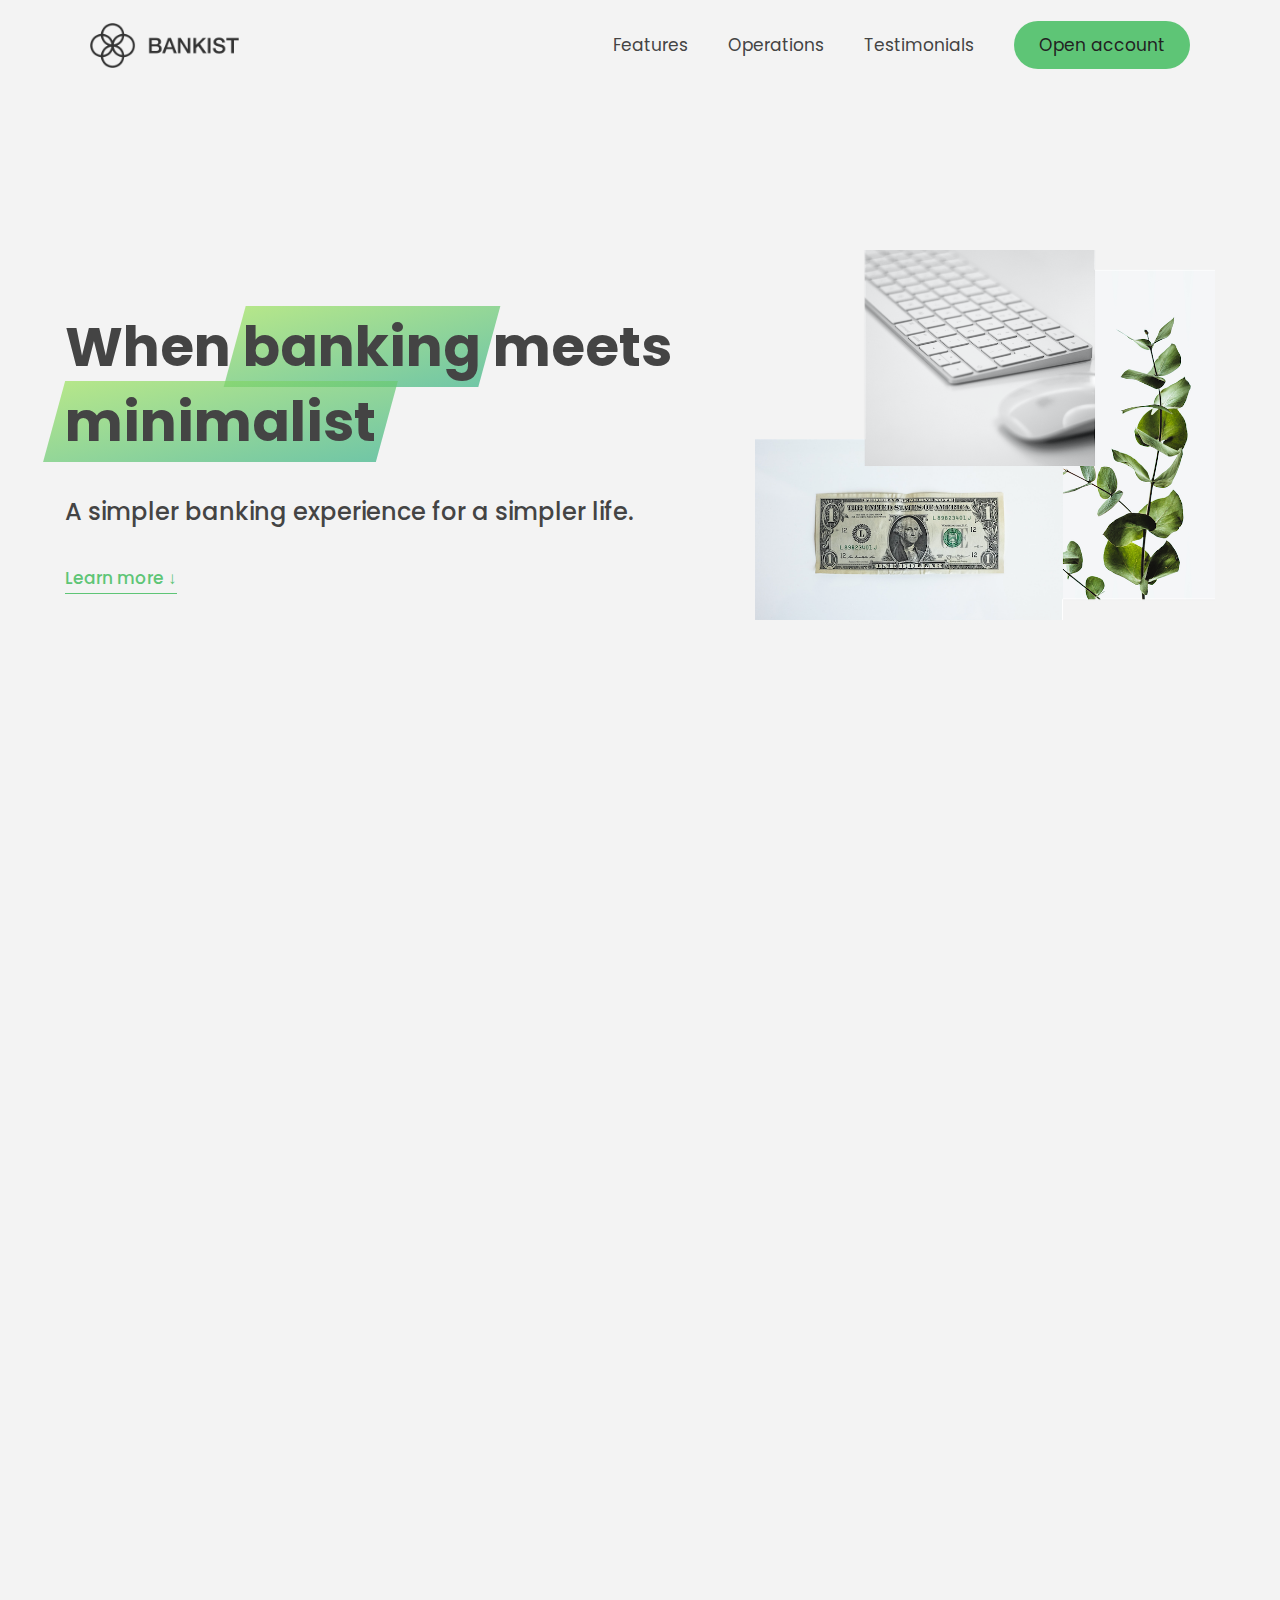
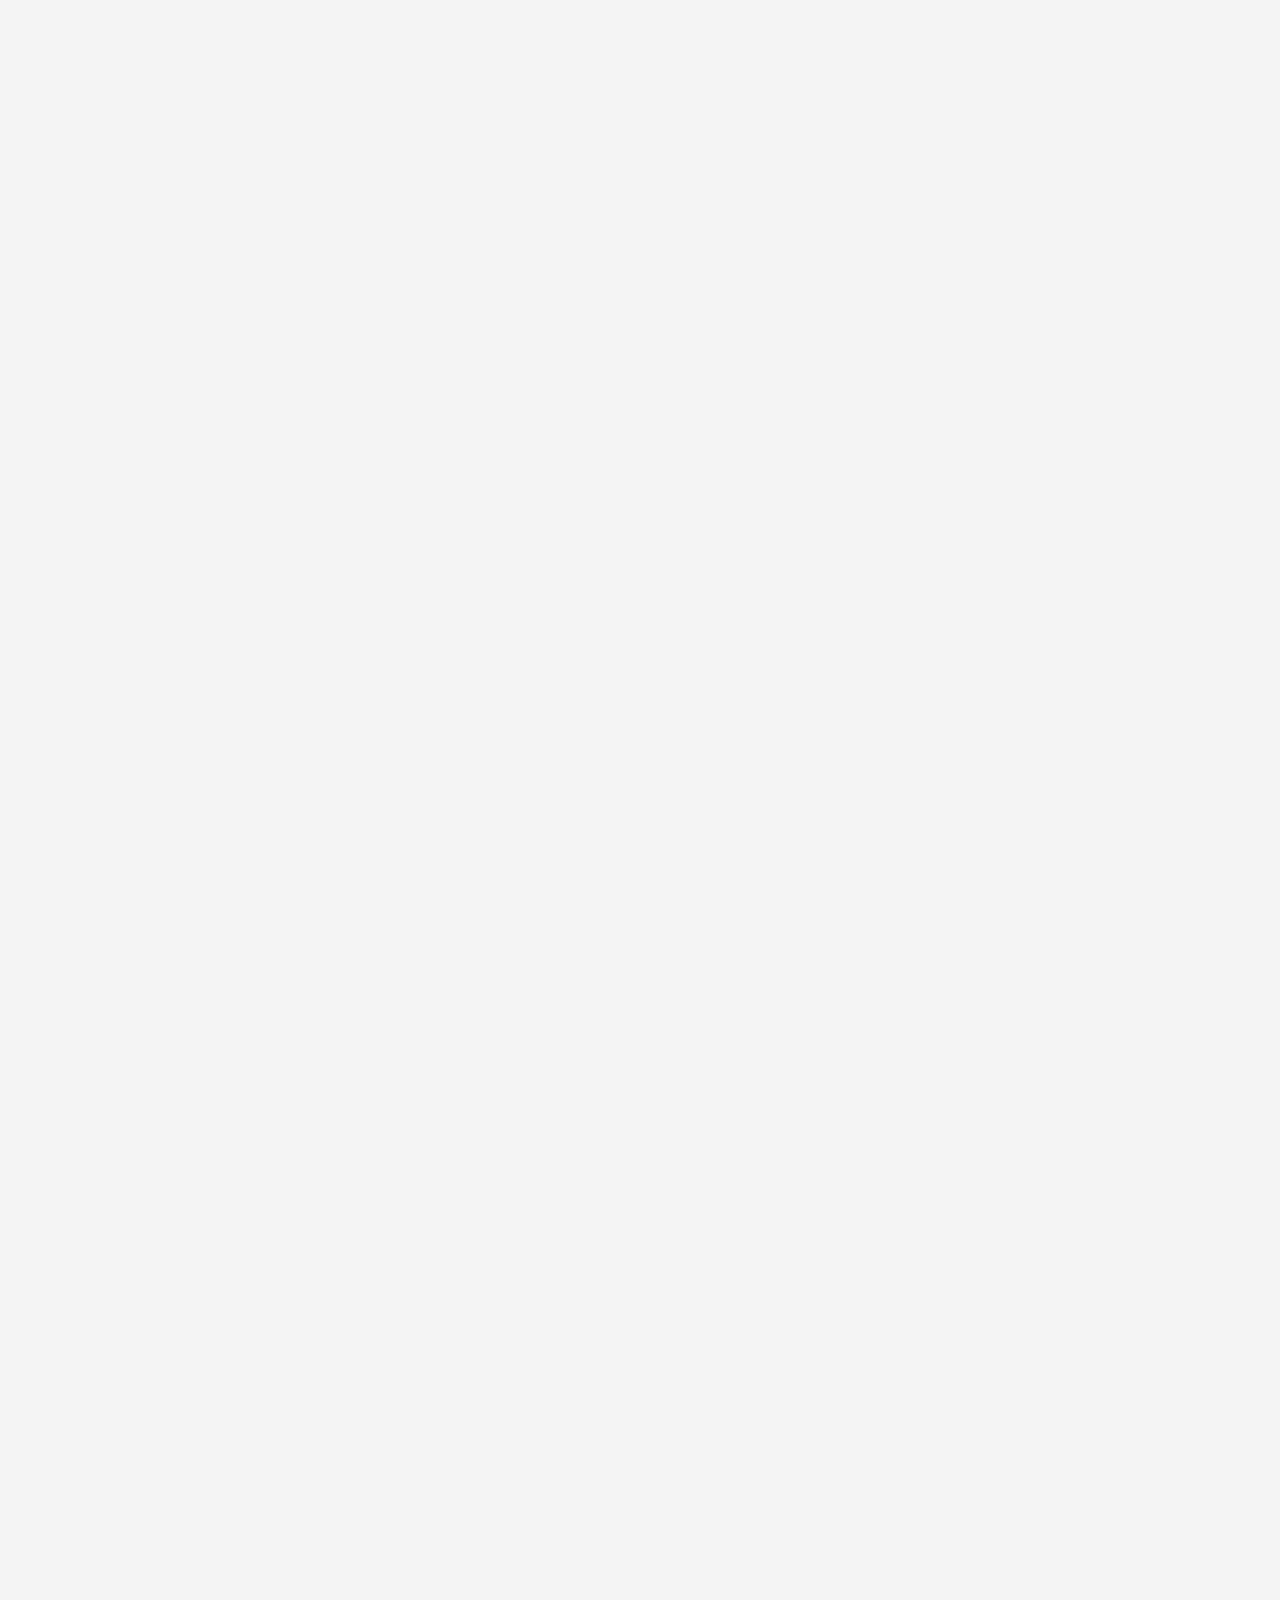
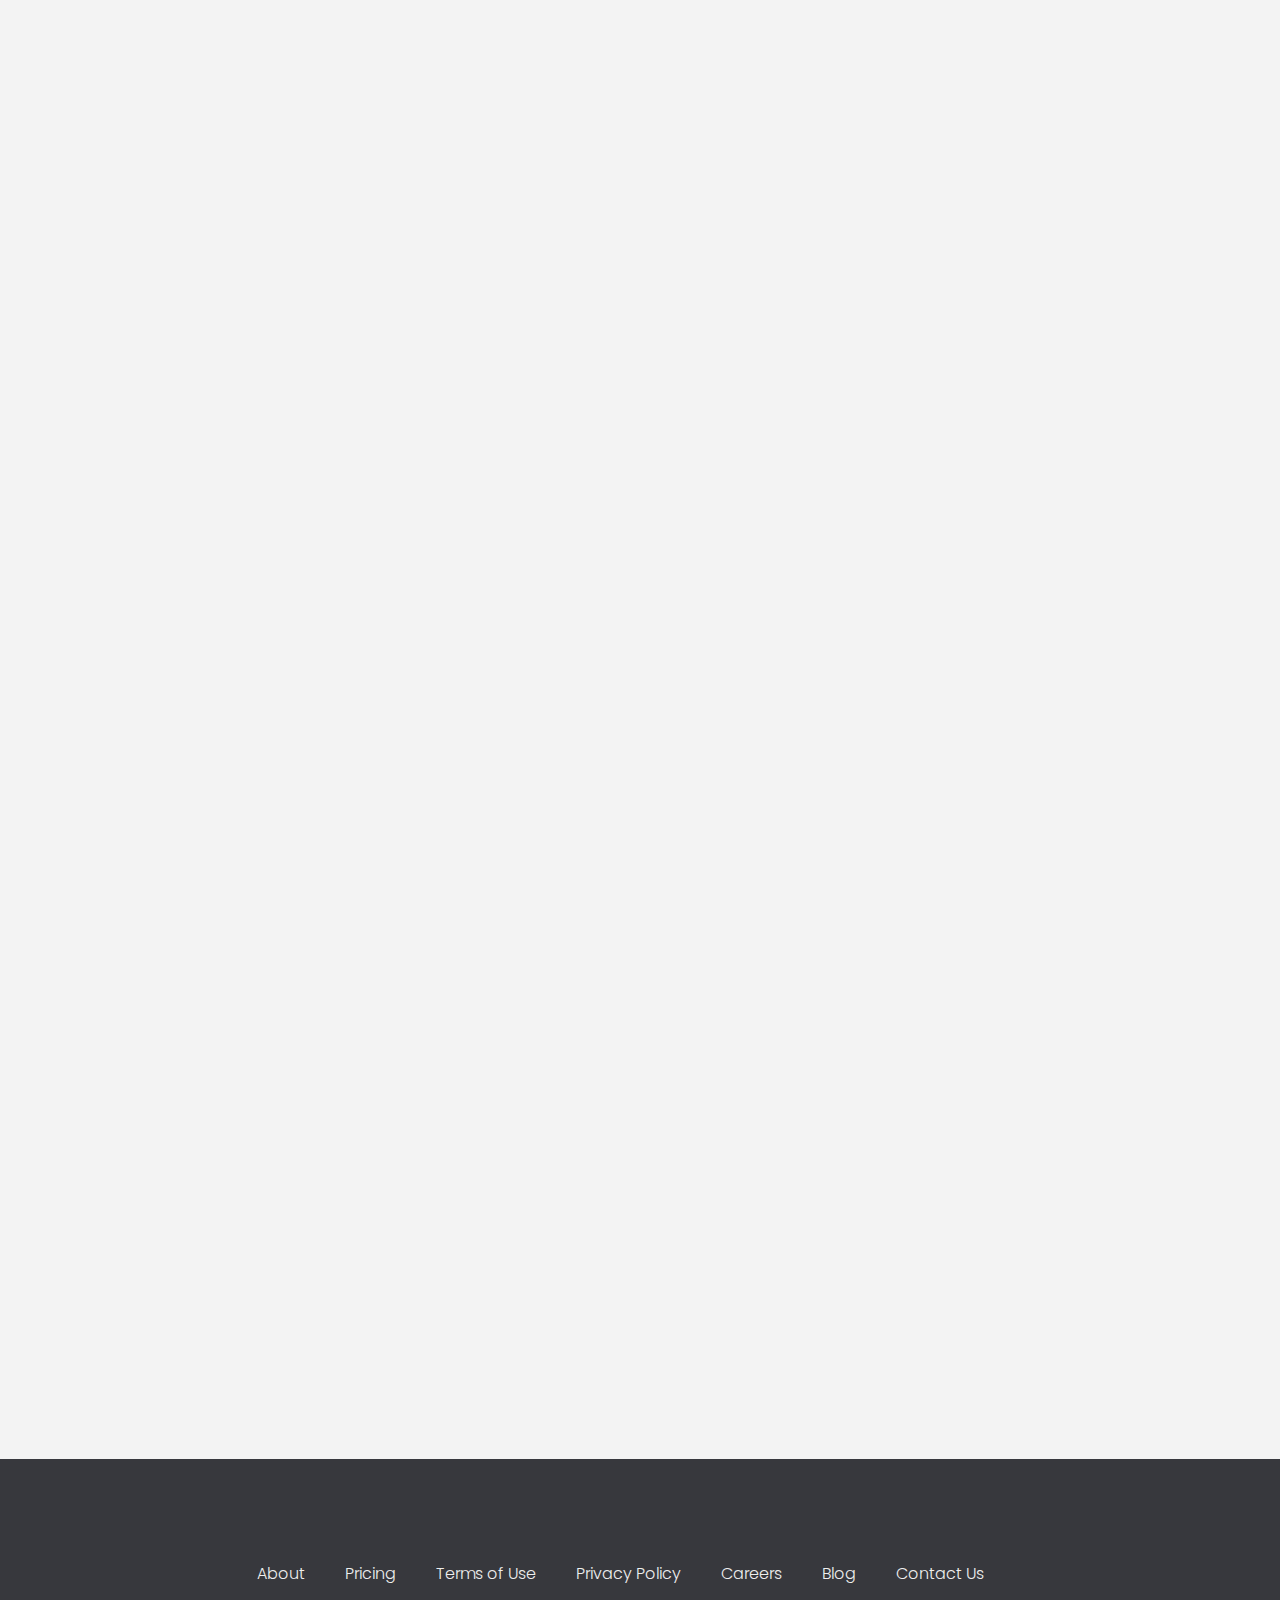
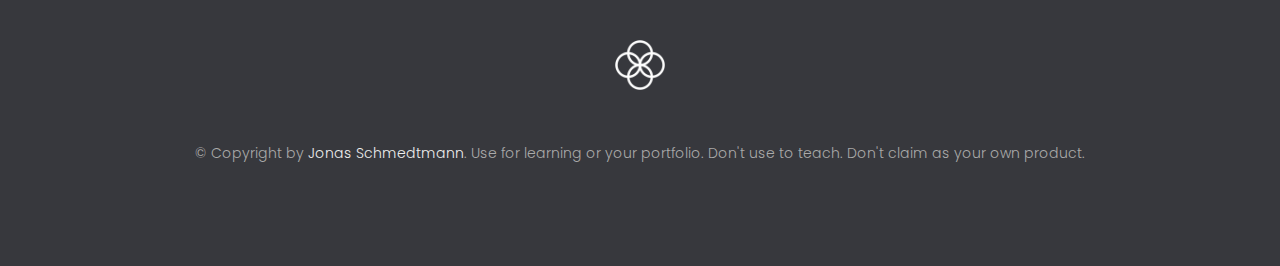
<file: bankist-website/index.html>
<!DOCTYPE html>
<html lang="en">
  <head>
    <meta charset="UTF-8" />
    <meta name="viewport" content="width=device-width, initial-scale=1.0" />
    <meta http-equiv="X-UA-Compatible" content="ie=edge" />
    <link rel="shortcut icon" type="image/png" href="img/icon.png" />

    <link
      href="https://fonts.googleapis.com/css?family=Poppins:300,400,500,600&display=swap"
      rel="stylesheet"
    />
    <link rel="stylesheet" href="style.css" />
    <title>Bankist | When Banking meets Minimalist</title>

    <script defer src="script.js"></script>
  </head>
  <body>
    <header class="header">
      <nav class="nav">
        <img
          src="img/logo.png"
          alt="Bankist logo"
          class="nav__logo"
          id="logo"
          designer="Jonas"
          data-version-number="3.0"
        />
        <ul class="nav__links">
          <li class="nav__item">
            <a class="nav__link" href="#section--1">Features</a>
          </li>
          <li class="nav__item">
            <a class="nav__link" href="#section--2">Operations</a>
          </li>
          <li class="nav__item">
            <a class="nav__link" href="#section--3">Testimonials</a>
          </li>
          <li class="nav__item">
            <a class="nav__link nav__link--btn btn--show-modal" href="#"
              >Open account</a
            >
          </li>
        </ul>
      </nav>

      <div class="header__title">
        <!-- <h1 onclick="alert('HTML alert')"> -->
        <h1>
          When
          <!-- Green highlight effect -->
          <span class="highlight">banking</span>
          meets<br />
          <span class="highlight">minimalist</span>
        </h1>
        <h4>A simpler banking experience for a simpler life.</h4>
        <button class="btn--text btn--scroll-to">Learn more &DownArrow;</button>
        <img
          src="img/hero.png"
          class="header__img"
          alt="Minimalist bank items"
        />
      </div>
    </header>

    <section class="section" id="section--1">
      <div class="section__title">
        <h2 class="section__description">Features</h2>
        <h3 class="section__header">
          Everything you need in a modern bank and more.
        </h3>
      </div>

      <div class="features">
        <img
          src="img/digital-lazy.jpg"
          data-src="img/digital.jpg"
          alt="Computer"
          class="features__img lazy-img"
        />
        <div class="features__feature">
          <div class="features__icon">
            <svg>
              <use xlink:href="img/icons.svg#icon-monitor"></use>
            </svg>
          </div>
          <h5 class="features__header">100% digital bank</h5>
          <p>
            Lorem ipsum dolor sit amet consectetur adipisicing elit. Unde alias
            sint quos? Accusantium a fugiat porro reiciendis saepe quibusdam
            debitis ducimus.
          </p>
        </div>

        <div class="features__feature">
          <div class="features__icon">
            <svg>
              <use xlink:href="img/icons.svg#icon-trending-up"></use>
            </svg>
          </div>
          <h5 class="features__header">Watch your money grow</h5>
          <p>
            Nesciunt quos autem dolorum voluptates cum dolores dicta fuga
            inventore ab? Nulla incidunt eius numquam sequi iste pariatur
            quibusdam!
          </p>
        </div>
        <img
          src="img/grow-lazy.jpg"
          data-src="img/grow.jpg"
          alt="Plant"
          class="features__img lazy-img"
        />

        <img
          src="img/card-lazy.jpg"
          data-src="img/card.jpg"
          alt="Credit card"
          class="features__img lazy-img"
        />
        <div class="features__feature">
          <div class="features__icon">
            <svg>
              <use xlink:href="img/icons.svg#icon-credit-card"></use>
            </svg>
          </div>
          <h5 class="features__header">Free debit card included</h5>
          <p>
            Quasi, fugit in cumque cupiditate reprehenderit debitis animi enim
            eveniet consequatur odit quam quos possimus assumenda dicta fuga
            inventore ab.
          </p>
        </div>
      </div>
    </section>

    <section class="section" id="section--2">
      <div class="section__title">
        <h2 class="section__description">Operations</h2>
        <h3 class="section__header">
          Everything as simple as possible, but no simpler.
        </h3>
      </div>

      <div class="operations">
        <div class="operations__tab-container">
          <button
            class="btn operations__tab operations__tab--1 operations__tab--active"
            data-tab="1"
          >
            <span>01</span>Instant Transfers
          </button>
          <button class="btn operations__tab operations__tab--2" data-tab="2">
            <span>02</span>Instant Loans
          </button>
          <button class="btn operations__tab operations__tab--3" data-tab="3">
            <span>03</span>Instant Closing
          </button>
        </div>
        <div
          class="operations__content operations__content--1 operations__content--active"
        >
          <div class="operations__icon operations__icon--1">
            <svg>
              <use xlink:href="img/icons.svg#icon-upload"></use>
            </svg>
          </div>
          <h5 class="operations__header">
            Tranfser money to anyone, instantly! No fees, no BS.
          </h5>
          <p>
            Lorem ipsum dolor sit amet, consectetur adipisicing elit, sed do
            eiusmod tempor incididunt ut labore et dolore magna aliqua. Ut enim
            ad minim veniam, quis nostrud exercitation ullamco laboris nisi ut
            aliquip ex ea commodo consequat.
          </p>
        </div>

        <div class="operations__content operations__content--2">
          <div class="operations__icon operations__icon--2">
            <svg>
              <use xlink:href="img/icons.svg#icon-home"></use>
            </svg>
          </div>
          <h5 class="operations__header">
            Buy a home or make your dreams come true, with instant loans.
          </h5>
          <p>
            Duis aute irure dolor in reprehenderit in voluptate velit esse
            cillum dolore eu fugiat nulla pariatur. Excepteur sint occaecat
            cupidatat non proident, sunt in culpa qui officia deserunt mollit
            anim id est laborum.
          </p>
        </div>
        <div class="operations__content operations__content--3">
          <div class="operations__icon operations__icon--3">
            <svg>
              <use xlink:href="img/icons.svg#icon-user-x"></use>
            </svg>
          </div>
          <h5 class="operations__header">
            No longer need your account? No problem! Close it instantly.
          </h5>
          <p>
            Excepteur sint occaecat cupidatat non proident, sunt in culpa qui
            officia deserunt mollit anim id est laborum. Ut enim ad minim
            veniam, quis nostrud exercitation ullamco laboris nisi ut aliquip ex
            ea commodo consequat.
          </p>
        </div>
      </div>
    </section>

    <section class="section" id="section--3">
      <div class="section__title section__title--testimonials">
        <h2 class="section__description">Not sure yet?</h2>
        <h3 class="section__header">
          Millions of Bankists are already making their lifes simpler.
        </h3>
      </div>

      <div class="slider">
        <div class="slide">
          <div class="testimonial">
            <h5 class="testimonial__header">Best financial decision ever!</h5>
            <blockquote class="testimonial__text">
              Lorem ipsum dolor sit, amet consectetur adipisicing elit.
              Accusantium quas quisquam non? Quas voluptate nulla minima
              deleniti optio ullam nesciunt, numquam corporis et asperiores
              laboriosam sunt, praesentium suscipit blanditiis. Necessitatibus
              id alias reiciendis, perferendis facere pariatur dolore veniam
              autem esse non voluptatem saepe provident nihil molestiae.
            </blockquote>
            <address class="testimonial__author">
              <img src="img/user-1.jpg" alt="" class="testimonial__photo" />
              <h6 class="testimonial__name">Aarav Lynn</h6>
              <p class="testimonial__location">San Francisco, USA</p>
            </address>
          </div>
        </div>

        <div class="slide">
          <div class="testimonial">
            <h5 class="testimonial__header">
              The last step to becoming a complete minimalist
            </h5>
            <blockquote class="testimonial__text">
              Quisquam itaque deserunt ullam, quia ea repellendus provident,
              ducimus neque ipsam modi voluptatibus doloremque, corrupti
              laborum. Incidunt numquam perferendis veritatis neque repellendus.
              Lorem, ipsum dolor sit amet consectetur adipisicing elit. Illo
              deserunt exercitationem deleniti.
            </blockquote>
            <address class="testimonial__author">
              <img src="img/user-2.jpg" alt="" class="testimonial__photo" />
              <h6 class="testimonial__name">Miyah Miles</h6>
              <p class="testimonial__location">London, UK</p>
            </address>
          </div>
        </div>

        <div class="slide">
          <div class="testimonial">
            <h5 class="testimonial__header">
              Finally free from old-school banks
            </h5>
            <blockquote class="testimonial__text">
              Debitis, nihil sit minus suscipit magni aperiam vel tenetur
              incidunt commodi architecto numquam omnis nulla autem,
              necessitatibus blanditiis modi similique quidem. Odio aliquam
              culpa dicta beatae quod maiores ipsa minus consequatur error sunt,
              deleniti saepe aliquid quos inventore sequi. Necessitatibus id
              alias reiciendis, perferendis facere.
            </blockquote>
            <address class="testimonial__author">
              <img src="img/user-3.jpg" alt="" class="testimonial__photo" />
              <h6 class="testimonial__name">Francisco Gomes</h6>
              <p class="testimonial__location">Lisbon, Portugal</p>
            </address>
          </div>
        </div>

        <button class="slider__btn slider__btn--left">&larr;</button>
        <button class="slider__btn slider__btn--right">&rarr;</button>
        <div class="dots"></div>
      </div>
    </section>

    <section class="section section--sign-up">
      <div class="section__title">
        <h3 class="section__header">
          The best day to join Bankist was one year ago. The second best is
          today!
        </h3>
      </div>
      <button class="btn btn--show-modal">Open your free account today!</button>
    </section>

    <footer class="footer">
      <ul class="footer__nav">
        <li class="footer__item">
          <a class="footer__link" href="#">About</a>
        </li>
        <li class="footer__item">
          <a class="footer__link" href="#">Pricing</a>
        </li>
        <li class="footer__item">
          <a class="footer__link" href="#">Terms of Use</a>
        </li>
        <li class="footer__item">
          <a class="footer__link" href="#">Privacy Policy</a>
        </li>
        <li class="footer__item">
          <a class="footer__link" href="#">Careers</a>
        </li>
        <li class="footer__item">
          <a class="footer__link" href="#">Blog</a>
        </li>
        <li class="footer__item">
          <a class="footer__link" href="#">Contact Us</a>
        </li>
      </ul>
      <img src="img/icon.png" alt="Logo" class="footer__logo" />
      <p class="footer__copyright">
        &copy; Copyright by
        <a
          class="footer__link twitter-link"
          target="_blank"
          href="https://twitter.com/jonasschmedtman"
          >Jonas Schmedtmann</a
        >. Use for learning or your portfolio. Don't use to teach. Don't claim
        as your own product.
      </p>
    </footer>

    <div class="modal hidden">
      <button class="btn--close-modal">&times;</button>
      <h2 class="modal__header">
        Open your bank account <br />
        in just <span class="highlight">5 minutes</span>
      </h2>
      <form class="modal__form">
        <label>First Name</label>
        <input type="text" />
        <label>Last Name</label>
        <input type="text" />
        <label>Email Address</label>
        <input type="email" />
        <button class="btn">Next step &rarr;</button>
      </form>
    </div>
    <div class="overlay hidden"></div>

    <script src="script.js"></script>
  </body>
</html>
</file>
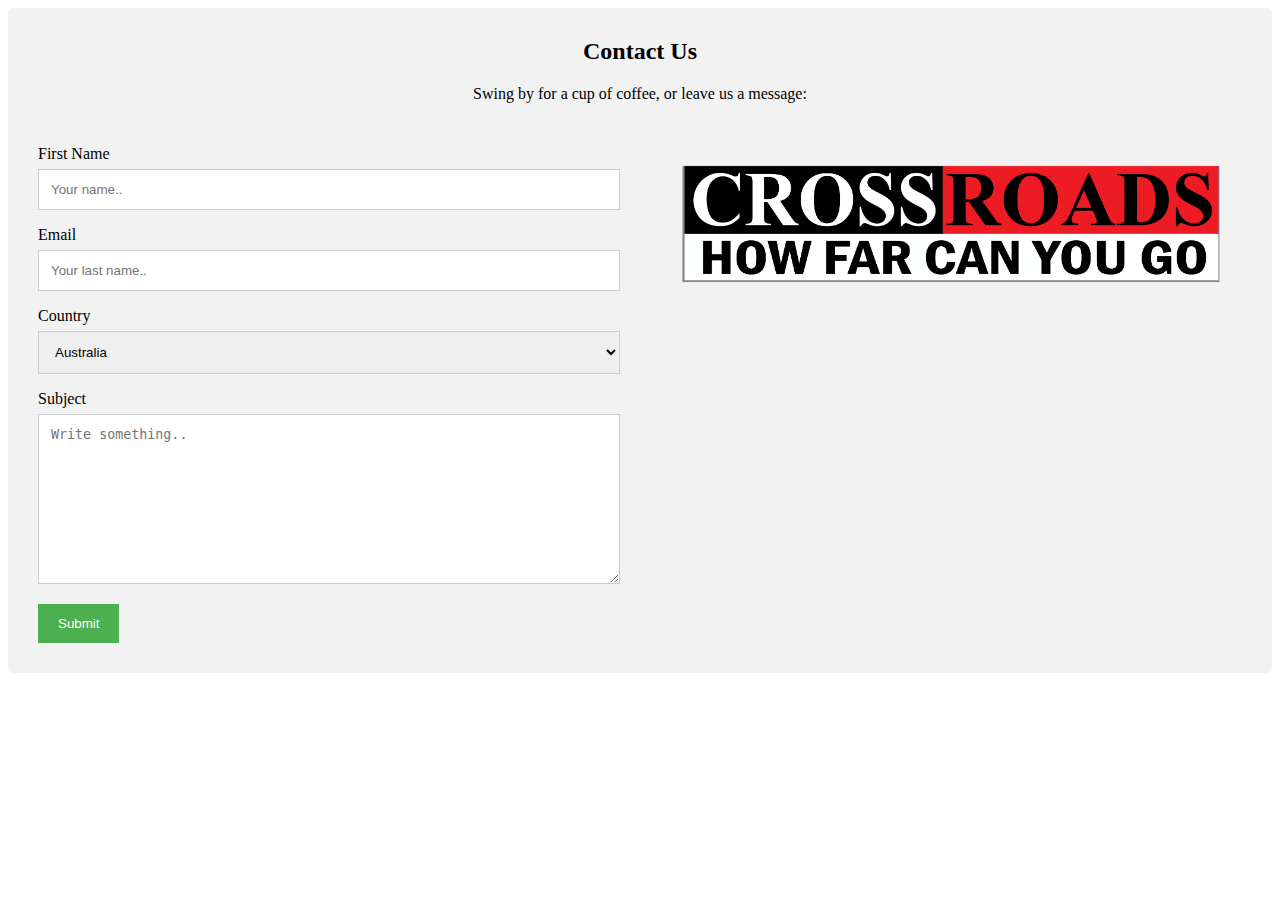
<file: HTML-Form-Submission-Mail-Google-sheet-master/index.html>
<!DOCTYPE html>
<html lang="en">
<head>
    <meta charset="UTF-8">
    <meta name="viewport" content="width=device-width, initial-scale=1.0">
    <link rel="stylesheet" href="style.css">
    <script src="https://ajax.googleapis.com/ajax/libs/jquery/3.5.1/jquery.min.js"></script>
    <title>Document</title>
</head>
<body>
    <div class="container">
        <div style="text-align:center">
          <h2>Contact Us</h2>
          <p>Swing by for a cup of coffee, or leave us a message:</p>
        </div>
        <div class="row">
          
          <div class="column">
            <form id="submit-form" action="">
              <label for="fname">First Name</label>
              <input type="text" id="fname" name="name" placeholder="Your name..">
              <label for="lname">Email</label>
              <input type="text" id="lname" name="email" placeholder="Your last name..">
              <label for="country">Country</label>
              <select id="country" name="color">
                <option value="australia">Australia</option>
                <option value="canada">Canada</option>
                <option value="usa">USA</option>
              </select>
              <label for="subject">Subject</label>
              <textarea id="subject" name="message" placeholder="Write something.." style="height:170px"></textarea>
              <input type="submit" value="Submit">
            </form>
          </div>
          <div class="column">
            <img src="crossroads.png" style="width:100%">
          </div>
        </div>
      </div>
      <script>
        $("#submit-form").submit((e)=>{
            e.preventDefault()
            $.ajax({
                url:"https://script.google.com/macros/s/AKfycbzqf3ItY6OVF4CrlW2HcpI0gfQPz5YLJOBYcA6Eti6lz8jDQaUHpsn1tKS4nxs9NDRT/exec",
                data:$("#submit-form").serialize(),
                method:"post",
                success:function (response){
                    alert("Form submitted successfully")
                    window.location.reload()
                    //window.location.href="https://google.com"
                },
                error:function (err){
                    alert("Something Error")
    
                }
            })
        })
    </script>
</body>
</html>
<!-- https://script.google.com/macros/s/AKfycbzqf3ItY6OVF4CrlW2HcpI0gfQPz5YLJOBYcA6Eti6lz8jDQaUHpsn1tKS4nxs9NDRT/exec -->
</file>
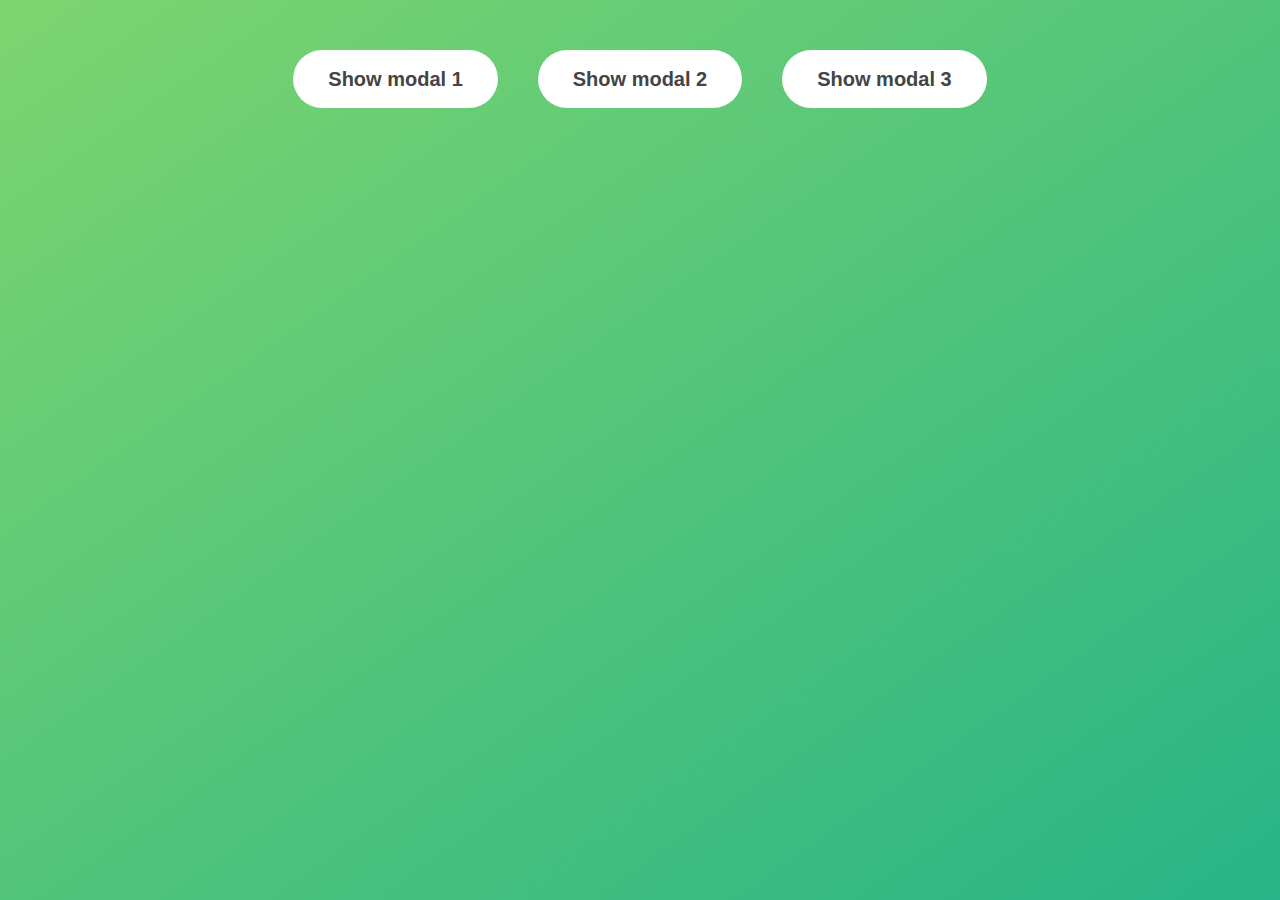
<file: multiple-modal/index.html>
<!DOCTYPE html>
<html lang="en">
  <head>
    <meta charset="UTF-8" />
    <meta name="viewport" content="width=device-width, initial-scale=1.0" />
    <meta http-equiv="X-UA-Compatible" content="ie=edge" />
    <link rel="stylesheet" href="style.css" />
    <title>Modal window</title>
  </head>
  <body>
    <section class="bg">
    <button class="show-modal" data-modal="modal-1">Show modal 1</button>
    <button class="show-modal" data-modal="modal-2">Show modal 2</button>
    <button class="show-modal" data-modal="modal-3">Show modal 3</button>
    </section>

    <div class="modal"  id="modal-1">
        <div class="modal-content">
            <button class="close-modal">&times;</button>
            <h1>I'm a modal window 1</h1>
            <p>
              Lorem ipsum dolor sit amet, consectetur adipisicing elit, sed do eiusmod
              tempor incididunt ut labore et dolore magna aliqua. Ut enim ad minim
              veniam, quis nostrud exercitation ullamco laboris nisi ut aliquip ex ea
              commodo consequat. Duis aute irure dolor in reprehenderit in voluptate
              velit esse cillum dolore eu fugiat nulla pariatur. Excepteur sint
              occaecat cupidatat non proident, sunt in culpa qui officia deserunt
              mollit anim id est laborum.
            </p>
          </div>
    </div>
    
          <div class="modal" id="modal-2">
    <div class="modal-content">
        <button class="close-modal">&times;</button>
        <h1>I'm a modal window 2</h1>
        <p>
          Lorem ipsum dolor sit amet, consectetur adipisicing elit, sed do eiusmod
          tempor incididunt ut labore et dolore magna aliqua. Ut enim ad minim
          veniam, quis nostrud exercitation ullamco laboris nisi ut aliquip ex ea
          commodo consequat. Duis aute irure dolor in reprehenderit in voluptate
          velit esse cillum dolore eu fugiat nulla pariatur. Excepteur sint
          occaecat cupidatat non proident, sunt in culpa qui officia deserunt
          mollit anim id est laborum.
        </p>
      </div>
          </div>

      <div class="modal" id="modal-3">
      <div class="modal-content" >
        <button class="close-modal">&times;</button>
        <h1>I'm a modal 3</h1>
        <p>
          Lorem ipsum dolor sit amet, consectetur adipisicing elit, sed do eiusmod
          tempor incididunt ut labore et dolore magna aliqua. Ut enim ad minim
          veniam, quis nostrud exercitation ullamco laboris nisi ut aliquip ex ea
          commodo consequat. Duis aute irure dolor in reprehenderit in voluptate
          velit esse cillum dolore eu fugiat nulla pariatur. Excepteur sint
          occaecat cupidatat non proident, sunt in culpa qui officia deserunt
          mollit anim id est laborum.
        </p>
      </div>
    </div>

    <script src="script.js"></script>
  </body>
</html>
</file>
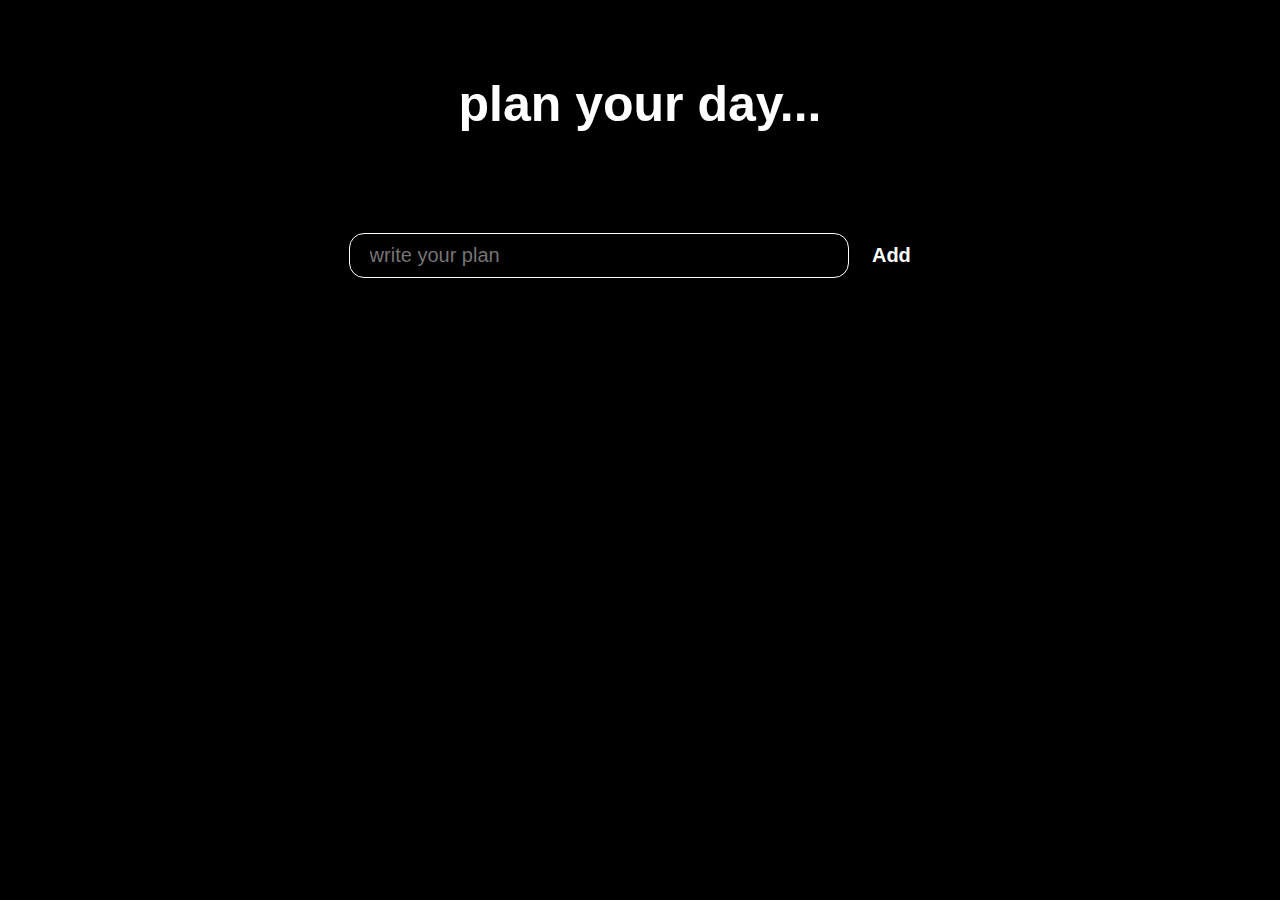
<file: todolist/index.html>
<!DOCTYPE html>
<html lang="en">
<head>
    <meta charset="UTF-8">
    <meta http-equiv="X-UA-Compatible" content="IE=edge">
    <meta name="viewport" content="width=device-width, initial-scale=1.0">
    <link rel="stylesheet" href="style.css" />

    <title>to do list</title>
</head>
<body>
    <header>
    <h1 class="title">plan your day...</h1>
    </header>
    <main>
        <ul class="wishlists">
            <form class="form">
                <div class="form__row">
                    <input class="form__input form__input--content" placeholder="write your plan"/>
                    <button class="btn btn--add">Add</button>
                </div>
            </form>
            <!-- <li class="wislist">
                <div class="wislist__box">
                    <h3 class="wislist__content">code the project
                    <button class="btn btn--delete">Delete</button></h3>
                </div>
            </li> -->

        </ul>
    </main>

    
</body>
</html>
</file>
<file: bankist-website/style.css>
:root {
    --color-primary: #5ec576;
    --color-secondary: #ffcb03;
    --color-tertiary: #ff585f;
    --color-primary-darker: #4bbb7d;
    --color-secondary-darker: #ffbb00;
    --color-tertiary-darker: #fd424b;
    --color-primary-opacity: #5ec5763a;
    --color-secondary-opacity: #ffcd0331;
    --color-tertiary-opacity: #ff58602d;
    --gradient-primary: linear-gradient(to top left, #39b385, #9be15d);
    --gradient-secondary: linear-gradient(to top left, #ffb003, #ffcb03);
  }
  * {
    margin: 0;
    padding: 0;
    box-sizing: inherit;
  }
  
  html {
    font-size: 62.5%;
    box-sizing: border-box;
  }
  body {
    font-family: 'Poppins', sans-serif;
    font-weight: 300;
    color: #444;
    line-height: 1.9;
    background-color: #f3f3f3;
  }
  /* GENERAL ELEMENTS */
.section {
    padding: 15rem 3rem;
    border-top: 1px solid #ddd;
  
    transition: transform 1s, opacity 1s; 
  }
  .section--hidden {
    opacity: 0;
    transform: translateY(8rem);
  }
  
  .section__title {
    max-width: 80rem;
    margin: 0 auto 8rem auto;
  }
  .section__description {
    font-size: 1.8rem;
    font-weight: 600;
    text-transform: uppercase;
    color: var(--color-primary);
    margin-bottom: 1rem;
  }
  .section__header {
    font-size: 4rem;
    line-height: 1.3;
    font-weight: 500;
  }
  .btn {
    display: inline-block;
    background-color: var(--color-primary);
    font-size: 1.6rem;
    font-family: inherit;
    font-weight: 500;
    border: none;
    padding: 1.25rem 4.5rem;
    border-radius: 10rem;
    cursor: pointer;
    transition: all 0.3s;
  }
  .btn:hover {
    background-color: var(--color-primary-darker);
  }
  
  .btn--text {
    display: inline-block;
    background: none;
    font-size: 1.7rem;
    font-family: inherit;
    font-weight: 500;
    color: var(--color-primary);
    border: none;
    border-bottom: 1px solid currentColor;
    padding-bottom: 2px;
    cursor: pointer;
    transition: all 0.3s;
  }
  p {
    color: #666;
  }
  button:focus {
    outline: none;
  }
  img {
    transition: filter 0.5s;
  }
  
  .lazy-img {
    filter: blur(20px);
  }
  
  /* NAVIGATION */
.nav {
    display: flex;
    justify-content: space-between;
    align-items: center;
    height: 9rem;
    width: 100%;
    padding: 0 6rem;
    z-index: 100;
  }
  /* nav and stickly class at the same time */
.nav.sticky {
    position: fixed;
    background-color: rgba(255, 255, 255, 0.95);
  }
  .nav__logo {
    height: 4.5rem;
     transition: all 0.3s; 
  }
  .nav__links {
    display: flex;
    align-items: center;
    list-style: none;
  }
  .nav__item {
    margin-left: 4rem;
  }
  .nav__link:link,
  .nav__link:visited {
    font-size: 1.7rem;
    font-weight: 400;
    color: inherit;
    text-decoration: none;
    display: block;
    transition: all 0.3s;
  }
  .nav__link--btn:link,
.nav__link--btn:visited {
  padding: 0.8rem 2.5rem;
  border-radius: 3rem;
  background-color: var(--color-primary);
  color: #222;
}

.nav__link--btn:hover,
.nav__link--btn:active {
  color: inherit;
  background-color: var(--color-primary-darker);
  color: #333;
}
/* HEADER */
.header {
    padding: 0 3rem;
    height: 100vh;
    display: flex;
    flex-direction: column;
    align-items: center;
  }
  .header__title {
    flex: 1;
  
    max-width: 115rem;
    display: grid;
    grid-template-columns: 3fr 2fr;
    row-gap: 3rem;
    align-content: center;
    justify-content: center;
  
    align-items: start;
    justify-items: start;
  }
  h1 {
    font-size: 5.5rem;
    line-height: 1.35;
  }
  
  h4 {
    font-size: 2.4rem;
    font-weight: 500;
  }
  .header__img {
    width: 100%;
    grid-column: 2 / 3;
    grid-row: 1 / span 4;
    transform: translateY(-6rem);
  }
  .highlight {
    position: relative;
  }
  
  .highlight::after {
    display: block;
    content: '';
    position: absolute;
    bottom: 0;
    left: 0;
    height: 100%;
    width: 100%;
    z-index: -1;
    opacity: 0.7;
    transform: scale(1.07, 1.05) skewX(-15deg);
    background-image: var(--gradient-primary);
  }
  
  /* FEATURES */
.features {
    display: grid;
    grid-template-columns: 1fr 1fr;
    gap: 4rem;
    margin: 0 12rem;
  }
  
  .features__img {
    width: 100%;
  }
  
  .features__feature {
    align-self: center;
    justify-self: center;
    width: 70%;
    font-size: 1.5rem;
  }
  
  .features__icon {
    display: flex;
    align-items: center;
    justify-content: center;
    background-color: var(--color-primary-opacity);
    height: 5.5rem;
    width: 5.5rem;
    border-radius: 50%;
    margin-bottom: 2rem;
  }
  
  .features__icon svg {
    height: 2.5rem;
    width: 2.5rem;
    fill: var(--color-primary);
  }
  
  .features__header {
    font-size: 2rem;
    margin-bottom: 1rem;
  }
  /* OPERATIONS */
.operations {
    max-width: 100rem;
    margin: 12rem auto 0 auto;
  
    background-color: #fff;
  }
  
  .operations__tab-container {
    display: flex;
    justify-content: center;
  }
  
  .operations__tab {
    margin-right: 2.5rem;
    transform: translateY(-50%);
  }
  
  .operations__tab span {
    margin-right: 1rem;
    font-weight: 600;
    display: inline-block;
  }
  
  .operations__tab--1 {
    background-color: var(--color-secondary);
  }
  
  .operations__tab--1:hover {
    background-color: var(--color-secondary-darker);
  }
  
  .operations__tab--3 {
    background-color: var(--color-tertiary);
    margin: 0;
  }
  
  .operations__tab--3:hover {
    background-color: var(--color-tertiary-darker);
  }
  
  .operations__tab--active {
    transform: translateY(-66%);
  }
  
  .operations__content {
    display: none;   
  
    /* JUST PRESENTATIONAL */
    font-size: 1.7rem;
    padding: 2.5rem 7rem 6.5rem 7rem;
  }
  
   .operations__content--active { 
     display: grid; 
    grid-template-columns: 7rem 1fr; 
     column-gap: 3rem; 
     row-gap: 0.5rem; 
   } 
  
  .operations__header {
    font-size: 2.25rem;
    font-weight: 500;
    align-self: center;
  }
  
  .operations__icon {
    display: flex;
    align-items: center;
    justify-content: center;
    height: 7rem;
    width: 7rem;
    border-radius: 50%;
  }
  
  .operations__icon svg {
    height: 2.75rem;
    width: 2.75rem;
  }
  
  .operations__content p {
    grid-column: 2;
  }
  
  .operations__icon--1 {
    background-color: var(--color-secondary-opacity);
  }
  .operations__icon--2 {
    background-color: var(--color-primary-opacity);
  }
  .operations__icon--3 {
    background-color: var(--color-tertiary-opacity);
  }
  .operations__icon--1 svg {
    fill: var(--color-secondary-darker);
  }
  .operations__icon--2 svg {
    fill: var(--color-primary);
  }
  .operations__icon--3 svg {
    fill: var(--color-tertiary);
  } 
  /* SLIDER */
.slider {
    max-width: 100rem;
    height: 50rem;
    margin: 0 auto;
    position: relative;
  
    /* IN THE END */
      overflow: hidden;  
  }
  
  .slide {
    position: absolute;
    top: 0;
    width: 100%;
    height: 50rem;
  
    display: flex;
    align-items: center;
    justify-content: center;
    
  
    /* THIS creates the animation! */
    transition: transform 1s;
  }
  
  .slide > img {
    /* Only for images that have different size than slide */
    width: 100%;
    height: 100%;
    object-fit: cover;
  }
  
  .slider__btn {
    position: absolute;
    top: 50%;
    z-index: 10;
  
    border: none;
    background: rgba(255, 255, 255, 0.7);
    font-family: inherit;
    color: #333;
    border-radius: 50%;
    height: 5.5rem;
    width: 5.5rem;
    font-size: 3.25rem;
    cursor: pointer;
  }
  
  .slider__btn--left {
    left: 6%;
    transform: translate(-50%, -50%);
  }
  
  .slider__btn--right {
    right: 6%;
    transform: translate(50%, -50%);
  }
  
  .dots {
    position: absolute;
    bottom: 5%;
    left: 50%;
    transform: translateX(-50%);
    display: flex;
  }
  
  .dots__dot {
    border: none;
    background-color: #b9b9b9;
    opacity: 0.7;
    height: 1rem;
    width: 1rem;
    border-radius: 50%;
    margin-right: 1.75rem;
    cursor: pointer;
    transition: all 0.5s;
  
    /* Only necessary when overlying images */
    /* box-shadow: 0 0.6rem 1.5rem rgba(0, 0, 0, 0.7); */
  }
  
  .dots__dot:last-child {
    margin: 0;
  }
  
  .dots__dot--active {
    /* background-color: #fff; */
    background-color: #888;
    opacity: 1;
  }
   /* TESTIMONIALS */
.testimonial {
    width: 65%;
    position: relative;
  }
  
  .testimonial::before {
    content: '\201C';
    position: absolute;
    top: -5.7rem;
    left: -6.8rem;
    line-height: 1;
    font-size: 20rem;
    font-family: inherit;
    color: var(--color-primary);
    z-index: -1;
  }
  
  .testimonial__header {
    font-size: 2.25rem;
    font-weight: 500;
    margin-bottom: 1.5rem;
  }
  
  .testimonial__text {
    font-size: 1.7rem;
    margin-bottom: 3.5rem;
    color: #666;
  }
  
  .testimonial__author {
    margin-left: 3rem;
    font-style: normal;
  
    display: grid;
    grid-template-columns: 6.5rem 1fr;
    column-gap: 2rem;
  }
  
  .testimonial__photo {
    grid-row: 1 / span 2;
    width: 6.5rem;
    border-radius: 50%;
  }
  
  .testimonial__name {
    font-size: 1.7rem;
    font-weight: 500;
    align-self: end;
    margin: 0;
  }
  
  .testimonial__location {
    font-size: 1.5rem;
  }
  
  .section__title--testimonials {
    margin-bottom: 4rem;
  }
  
  /* SIGNUP */
  .section--sign-up {
    background-color: #37383d;
    border-top: none;
    border-bottom: 1px solid #444;
    text-align: center;
    padding: 10rem 3rem;
  }
  
  .section--sign-up .section__header {
    color: #fff;
    text-align: center;
  }
  
  .section--sign-up .section__title {
    margin-bottom: 6rem;
  }
  
  .section--sign-up .btn {
    font-size: 1.9rem;
    padding: 2rem 5rem;
  }
  
  /* FOOTER */
  .footer {
    padding: 10rem 3rem;
    background-color: #37383d;
  }
  
  .footer__nav {
    list-style: none;
    display: flex;
    justify-content: center;
    margin-bottom: 5rem;
  }
  
  .footer__item {
    margin-right: 4rem;
  }
  
  .footer__link {
    font-size: 1.6rem;
    color: #eee;
    text-decoration: none;
  }
  
  .footer__logo {
    height: 5rem;
    display: block;
    margin: 0 auto;
    margin-bottom: 5rem;
  }
  
  .footer__copyright {
    font-size: 1.4rem;
    color: #aaa;
    text-align: center;
  }
  
  .footer__copyright .footer__link {
    font-size: 1.4rem;
  }
  /* MODAL WINDOW */
.modal {
    position: fixed;
    top: 50%;
    left: 50%;
    transform: translate(-50%, -50%);
    max-width: 60rem;
    background-color: #f3f3f3;
    padding: 5rem 6rem;
    box-shadow: 0 4rem 6rem rgba(0, 0, 0, 0.3);
    z-index: 1000;
    transition: all 0.5s;
  }
  
  .overlay {
    position: fixed;
    top: 0;
    left: 0;
    width: 100%;
    height: 100%;
    background-color: rgba(0, 0, 0, 0.5);
    backdrop-filter: blur(4px);
    z-index: 100;
    transition: all 0.5s;
  }
  
  .modal__header {
    font-size: 3.25rem;
    margin-bottom: 4.5rem;
    line-height: 1.5;
  }
  
  .modal__form {
    margin: 0 3rem;
    display: grid;
    grid-template-columns: 1fr 2fr;
    align-items: center;
    gap: 2.5rem;
  }
  
  .modal__form label {
    font-size: 1.7rem;
    font-weight: 500;
  }
  
  .modal__form input {
    font-size: 1.7rem;
    padding: 1rem 1.5rem;
    border: 1px solid #ddd;
    border-radius: 0.5rem;
  }
  
  .modal__form button {
    grid-column: 1 / span 2;
    justify-self: center;
    margin-top: 1rem;
  }
  
  .btn--close-modal {
    font-family: inherit;
    color: inherit;
    position: absolute;
    top: 0.5rem;
    right: 2rem;
    font-size: 4rem;
    cursor: pointer;
    border: none;
    background: none;
  }
  
  .hidden { 
    visibility: hidden;
    opacity: 0;
  }
  
  /* COOKIE MESSAGE */
  .cookie-message {
    display: flex;
    align-items: center;
    justify-content: space-evenly;
    width: 100%;
    background-color: white;
    color: #bbb;
    font-size: 1.5rem;
    font-weight: 400;
  }
</file>
<file: HTML-Form-Submission-Mail-Google-sheet-master/style.css>
* {
    box-sizing: border-box;
  }
  
  /* Style inputs */
  input[type=text], select, textarea {
    width: 100%;
    padding: 12px;
    border: 1px solid #ccc;
    margin-top: 6px;
    margin-bottom: 16px;
    resize: vertical;
  }
  
  input[type=submit] {
    background-color: #4CAF50;
    color: white;
    padding: 12px 20px;
    border: none;
    cursor: pointer;
  }
  
  input[type=submit]:hover {
    background-color: #45a049;
  }
  
  /* Style the container/contact section */
  .container {
    border-radius: 5px;
    background-color: #f2f2f2;
    padding: 10px;
  }
  
  /* Create two columns that float next to eachother */
  .column {
    float: left;
    width: 50%;
    margin-top: 6px;
    padding: 20px;
  }
  
  /* Clear floats after the columns */
  .row:after {
    content: "";
    display: table;
    clear: both;
  }
  
  /* Responsive layout - when the screen is less than 600px wide, make the two columns stack on top of each other instead of next to each other */
  @media screen and (max-width: 600px) {
    .column, input[type=submit] {
      width: 100%;
      margin-top: 0;
    }
  }
</file>
<file: multiple-modal/style.css>
* {
    margin: 0;
    padding: 0;
    box-sizing: inherit;
  }
  
  html {
    font-size: 62.5%;
    box-sizing: border-box;
  }
  
  body {
    font-family: sans-serif;
    color: #333;
  }
  .bg
  {
    line-height: 1.5;
    width: 100%;
    height: 100vh;
    position: relative;
    display: flex;
    align-items: flex-start;
    justify-content: center;
    background: linear-gradient(to top left, #28b487, #7dd56f);
  }
  
  .show-modal {
    font-size: 2rem;
    font-weight: 600;
    padding: 1.75rem 3.5rem;
    margin: 5rem 2rem;
    border: none;
    background-color: #fff;
    color: #444;
    border-radius: 10rem;
    cursor: pointer;
  }
  
  .close-modal {
    position: absolute;
    top: 1.2rem;
    right: 2rem;
    font-size: 5rem;
    color: #333;
    cursor: pointer;
    border: none;
    background: none;
  }
  
  h1 {
    font-size: 2.5rem;
    margin-bottom: 2rem;
  }
  
  p {
    font-size: 1.8rem;
  }
  
  /* -------------------------- */
  /* CLASSES TO MAKE MODAL WORK */
  .hidden {
    display: none;
  }
  
  .modal-content {
    position: absolute;
    top: 50%;
    left: 50%;
    transform: translate(-50%, -50%);
    width: 70%;
  
    background-color: white;
    padding: 6rem;
    border-radius: 5px;
    box-shadow: 0 3rem 5rem rgba(0, 0, 0, 0.3);
    z-index: 10;
    /* display: none; */
  }
  
  .modal {
    position: absolute;
    top: 0;
    left: 0;
    width: 100%;
    height: 100%;
    background-color: rgba(0, 0, 0, 0.6);
    backdrop-filter: blur(3px);
    z-index: 5;
    display: none;
  }
</file>
<file: todolist/style.css>
* {
    margin: 0;
    padding: 0;
    box-sizing: inherit;
  }
  
  html {
    font-size: 62.5%;
    box-sizing: border-box;
  }

  body {
    font-family: 'Manrope', sans-serif;
    color: white;
    font-weight: 400;
    height: 100vh;
    background-color: black;
    padding: 2.5rem;
    text-align: center;
  }
  
  h1
  {
    padding: 5rem 0;
    font-size: 50px;

  }

  .form {
    padding:5rem 0 ;
  }

  .form__input
  {
    padding: 1rem 2rem;
    width: 50rem;
    background-color: black;
    color: white;
    border: 1px solid white;
    border-radius: 15px;
    font-size: 20px;
}

  

  .btn 
  {
    padding: 1rem 2rem;
    width: 8rem;
    background-color: black;
    color: white;
    border: none;
    font-weight: bolder;
    font-size: 20px;
}

h3
{
    font-size:20px ;

}

.hidden {
    opacity: 0;
}
</file>
